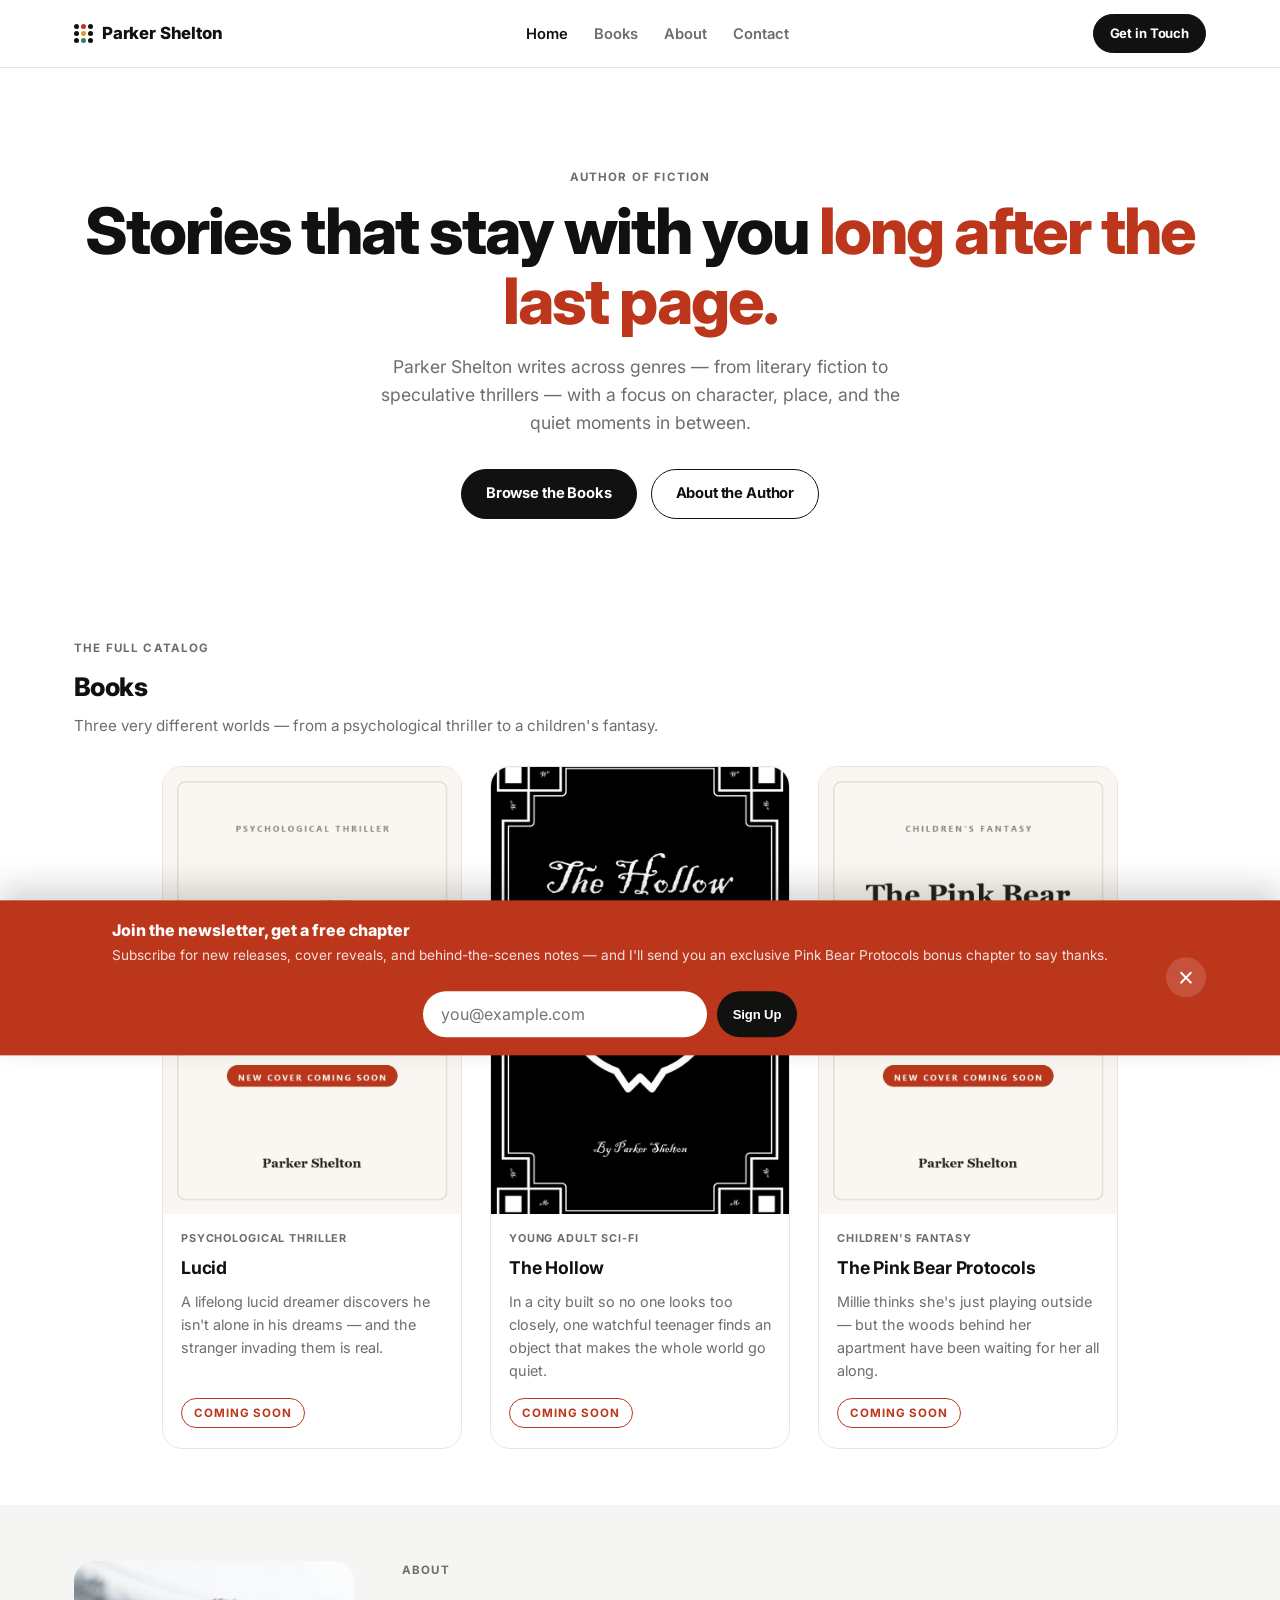
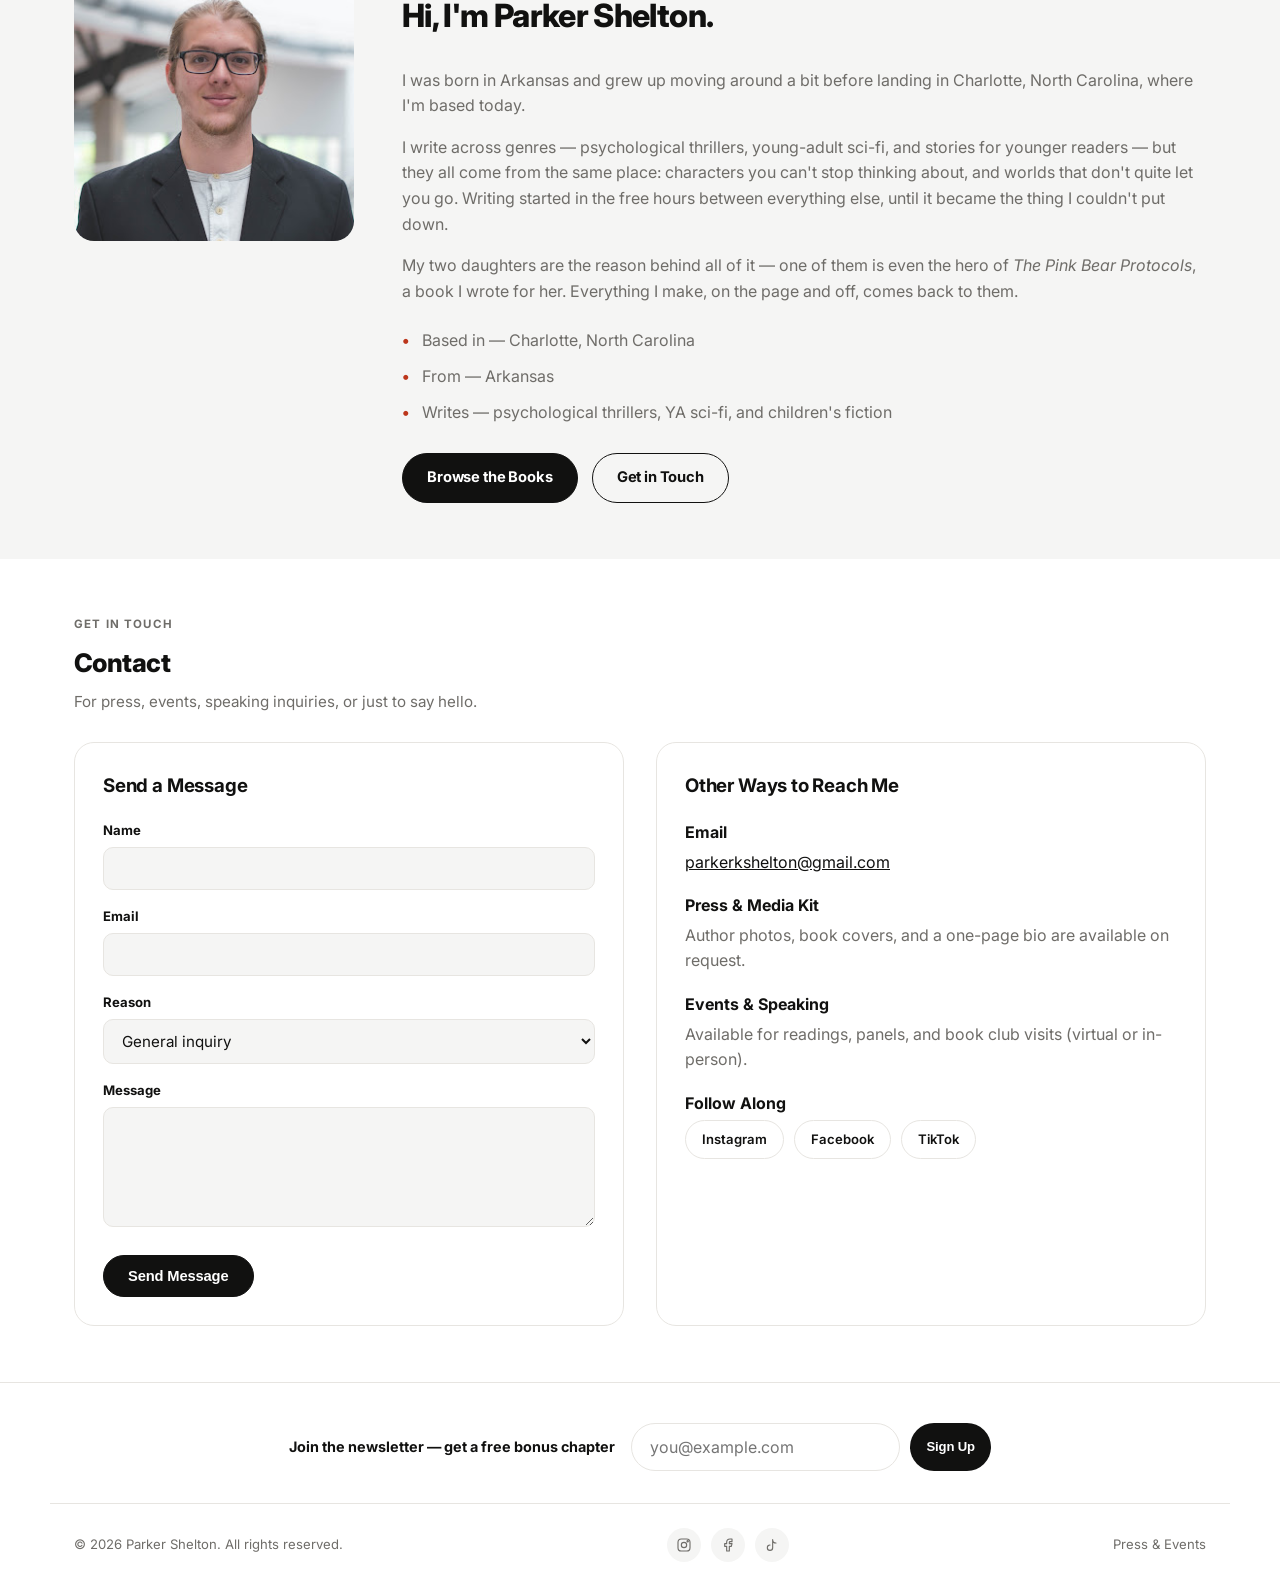
<file: index.html>
<!DOCTYPE html>
<html lang="en">
<head>
<meta charset="UTF-8" />
<meta name="viewport" content="width=device-width, initial-scale=1.0" />
<title>Parker Shelton | Author</title>
<meta name="description" content="Official site of author Parker Shelton. Browse the books, learn about the author, and get in touch." />

<!-- Favicon -->
<link rel="icon" href="favicon.svg" type="image/svg+xml" />
<link rel="icon" href="favicon-32.png" sizes="32x32" type="image/png" />
<link rel="apple-touch-icon" href="apple-touch-icon.png" />
<meta name="theme-color" content="#bc361b" />

<!-- Social share preview (Open Graph + Twitter). -->
<meta property="og:type" content="website" />
<meta property="og:title" content="Parker Shelton | Author" />
<meta property="og:description" content="Stories that stay with you long after the last page. Browse the books by author Parker Shelton." />
<meta property="og:url" content="https://parkersheltonbooks.com/" />
<meta property="og:image" content="https://parkersheltonbooks.com/images/og-image.jpg" />
<meta property="og:image:width" content="1200" />
<meta property="og:image:height" content="630" />
<meta name="twitter:card" content="summary_large_image" />
<meta name="twitter:title" content="Parker Shelton | Author" />
<meta name="twitter:description" content="Stories that stay with you long after the last page. Browse the books by author Parker Shelton." />
<meta name="twitter:image" content="https://parkersheltonbooks.com/images/og-image.jpg" />

<link rel="preconnect" href="https://fonts.googleapis.com" />
<link rel="preconnect" href="https://fonts.gstatic.com" crossorigin />
<link href="https://fonts.googleapis.com/css2?family=Inter:wght@400;500;600;700;800&display=swap" rel="stylesheet" />
<link rel="stylesheet" href="css/styles.css" />
</head>
<body>

<div class="scroll-progress" id="scroll-progress"></div>

<header class="site-header">
  <div class="wrap">
    <a href="#top" class="brand">
      <span class="logo-mark"><span></span><span></span><span></span><span></span><span></span><span></span><span></span><span></span><span></span></span>
      Parker Shelton
    </a>
    <button class="nav-toggle" aria-label="Toggle menu" aria-expanded="false">
      <span></span>
    </button>
    <nav class="main-nav">
      <ul>
        <li><a href="#top" class="active">Home</a></li>
        <li><a href="#books">Books</a></li>
        <li><a href="#about">About</a></li>
        <li><a href="#contact">Contact</a></li>
      </ul>
    </nav>
    <a href="#contact" class="btn btn-primary btn-small nav-cta">Get in Touch</a>
  </div>
</header>

<section id="top" class="hero">
  <div class="wrap">
    <span class="eyebrow">Author of fiction</span>
    <h1><span class="reveal-word">Stories</span> <span class="reveal-word">that</span> <span class="reveal-word">stay</span> <span class="reveal-word">with</span> <span class="reveal-word">you</span> <span class="accent reveal-word">long</span> <span class="accent reveal-word">after</span> <span class="accent reveal-word">the</span> <span class="accent reveal-word">last</span> <span class="accent reveal-word">page.</span></h1>
    <p class="lede">Parker Shelton writes across genres — from literary fiction to speculative thrillers — with a focus on character, place, and the quiet moments in between.</p>
    <div class="hero-actions">
      <a href="#books" class="btn btn-primary">Browse the Books</a>
      <a href="#about" class="btn btn-outline">About the Author</a>
    </div>
  </div>
</section>

<section id="books" class="section">
  <div class="wrap">
    <div class="section-head reveal">
      <span class="eyebrow">The Full Catalog</span>
      <h2>Books</h2>
      <p>Three very different worlds — from a psychological thriller to a children's fantasy.</p>
    </div>

    <div class="masonry">

      <article class="book-card reveal">
        <a href="books/lucid.html" class="book-cover" aria-label="View details for Lucid">
          <img src="images/lucid-placeholder.jpg" alt="Lucid — new cover coming soon" />
        </a>
        <div class="book-body">
          <span class="book-genre">Psychological Thriller</span>
          <h3><a href="books/lucid.html">Lucid</a></h3>
          <p class="book-blurb">A lifelong lucid dreamer discovers he isn't alone in his dreams — and the stranger invading them is real.</p>
          <div class="buy-links">
            <span class="coming-soon">Coming soon</span>
          </div>
        </div>
      </article>

      <article class="book-card reveal">
        <a href="books/the-hollow.html" class="book-cover" aria-label="View details for The Hollow">
          <img src="images/the-hollow.jpg" alt="The Hollow — book cover" />
        </a>
        <div class="book-body">
          <span class="book-genre">Young Adult Sci-Fi</span>
          <h3><a href="books/the-hollow.html">The Hollow</a></h3>
          <p class="book-blurb">In a city built so no one looks too closely, one watchful teenager finds an object that makes the whole world go quiet.</p>
          <div class="buy-links">
            <span class="coming-soon">Coming soon</span>
          </div>
        </div>
      </article>

      <article class="book-card reveal">
        <a href="books/the-pink-bear-protocols.html" class="book-cover" aria-label="View details for The Pink Bear Protocols">
          <img src="images/pbp-placeholder.jpg" alt="The Pink Bear Protocols — new cover coming soon" />
        </a>
        <div class="book-body">
          <span class="book-genre">Children's Fantasy</span>
          <h3><a href="books/the-pink-bear-protocols.html">The Pink Bear Protocols</a></h3>
          <p class="book-blurb">Millie thinks she's just playing outside — but the woods behind her apartment have been waiting for her all along.</p>
          <div class="buy-links">
            <span class="coming-soon">Coming soon</span>
          </div>
        </div>
      </article>

    </div>
  </div>
</section>

<section id="about" class="section section-alt">
  <div class="wrap about-layout">
    <img src="images/profile.jpg" alt="Portrait of Parker Shelton" class="author-photo reveal" />
    <div class="about-copy reveal">
      <span class="eyebrow">About</span>
      <h2>Hi, I'm Parker Shelton.</h2>
      <p>
        I was born in Arkansas and grew up moving around a bit before landing in Charlotte,
        North Carolina, where I'm based today.
      </p>
      <p>
        I write across genres — psychological thrillers, young-adult sci-fi, and stories for
        younger readers — but they all come from the same place: characters you can't stop
        thinking about, and worlds that don't quite let you go. Writing started in the free hours
        between everything else, until it became the thing I couldn't put down.
      </p>
      <p>
        My two daughters are the reason behind all of it — one of them is even the hero of
        <em>The Pink Bear Protocols</em>, a book I wrote for her. Everything I make, on the page
        and off, comes back to them.
      </p>
      <ul class="fact-list">
        <li>Based in — Charlotte, North Carolina</li>
        <li>From — Arkansas</li>
        <li>Writes — psychological thrillers, YA sci-fi, and children's fiction</li>
      </ul>
      <div class="hero-actions" style="justify-content: flex-start; margin-top: 28px;">
        <a href="#books" class="btn btn-primary">Browse the Books</a>
        <a href="#contact" class="btn btn-outline">Get in Touch</a>
      </div>
    </div>
  </div>
</section>

<section id="contact" class="section">
  <div class="wrap">
    <div class="section-head reveal">
      <span class="eyebrow">Get in Touch</span>
      <h2>Contact</h2>
      <p>For press, events, speaking inquiries, or just to say hello.</p>
    </div>

    <div class="contact-layout">
      <div class="contact-card reveal">
        <h3>Send a Message</h3>
        <form class="contact-form">
          <label for="name">Name</label>
          <input type="text" id="name" name="name" required />

          <label for="email">Email</label>
          <input type="email" id="email" name="email" required />

          <label for="reason">Reason</label>
          <select id="reason" name="reason">
            <option>General inquiry</option>
            <option>Press</option>
            <option>Event / Speaking</option>
            <option>Rights &amp; permissions</option>
            <option>Other</option>
          </select>

          <label for="message">Message</label>
          <textarea id="message" name="message" required></textarea>

          <button type="submit" class="btn btn-primary">Send Message</button>
          <p class="form-success" style="display:none; color:var(--color-accent); font-weight:700; margin-top:14px;">Thanks — message received. I'll get back to you soon.</p>
        </form>
      </div>

      <div class="contact-card reveal">
        <h3>Other Ways to Reach Me</h3>
        <div class="contact-meta">
          <div class="item">
            <h4>Email</h4>
            <p><a href="mailto:parkerkshelton@gmail.com">parkerkshelton@gmail.com</a></p>
          </div>
          <div class="item">
            <h4>Press &amp; Media Kit</h4>
            <p>Author photos, book covers, and a one-page bio are available on request.</p>
          </div>
          <div class="item">
            <h4>Events &amp; Speaking</h4>
            <p>Available for readings, panels, and book club visits (virtual or in-person).</p>
          </div>
          <div class="item">
            <h4>Follow Along</h4>
            <div class="social-row">
              <a href="https://www.instagram.com/parkersheltonbooks/" target="_blank" rel="noopener">Instagram</a>
              <a href="https://www.facebook.com/profile.php?id=61591836630625" target="_blank" rel="noopener">Facebook</a>
              <a href="https://www.tiktok.com/@parkersheltonbooks" target="_blank" rel="noopener">TikTok</a>
            </div>
          </div>
        </div>
      </div>
    </div>
  </div>
</section>

<footer class="site-footer">
  <div class="wrap footer-newsletter">
    <span>Join the newsletter — get a free bonus chapter</span>
    <form class="signup-form footer-signup-form">
      <input type="email" placeholder="you@example.com" required />
      <button type="submit" class="btn btn-primary btn-small">Sign Up</button>
      <p class="form-success"></p>
    </form>
  </div>
  <div class="wrap footer-meta">
    <span>&copy; 2026 Parker Shelton. All rights reserved.</span>
    <div class="footer-social">
      <a href="https://www.instagram.com/parkersheltonbooks/" class="footer-social-link" aria-label="Instagram" target="_blank" rel="noopener">
        <svg viewBox="0 0 24 24" fill="none" stroke="currentColor" stroke-width="1.7" stroke-linecap="round" stroke-linejoin="round"><rect x="3" y="3" width="18" height="18" rx="5"/><circle cx="12" cy="12" r="4"/><circle cx="17.5" cy="6.5" r="1"/></svg>
      </a>
      <a href="https://www.facebook.com/profile.php?id=61591836630625" class="footer-social-link" aria-label="Facebook" target="_blank" rel="noopener">
        <svg viewBox="0 0 24 24" fill="none" stroke="currentColor" stroke-width="1.7" stroke-linecap="round" stroke-linejoin="round"><path d="M7 10v4h3v7h4v-7h3l1 -4h-4v-2a1 1 0 0 1 1 -1h3v-4h-3a5 5 0 0 0 -5 5v2h-3"/></svg>
      </a>
      <a href="https://www.tiktok.com/@parkersheltonbooks" class="footer-social-link" aria-label="TikTok" target="_blank" rel="noopener">
        <svg viewBox="0 0 24 24" fill="none" stroke="currentColor" stroke-width="1.7" stroke-linecap="round" stroke-linejoin="round"><path d="M9 12a4 4 0 1 0 4 4v-12a5 5 0 0 0 5 5"/></svg>
      </a>
    </div>
    <span><a href="#contact">Press &amp; Events</a></span>
  </div>
</footer>

<div class="newsletter-banner" id="newsletter-banner">
  <div class="wrap newsletter-banner-inner">
    <div class="newsletter-banner-content">
      <div class="newsletter-banner-text">
        <strong>Join the newsletter, get a free chapter</strong>
        <span>Subscribe for new releases, cover reveals, and behind-the-scenes notes — and I'll send you an exclusive Pink Bear Protocols bonus chapter to say thanks.</span>
      </div>
      <form class="signup-form">
        <input type="email" placeholder="you@example.com" required />
        <button type="submit" class="btn btn-primary btn-small">Sign Up</button>
        <p class="form-success"></p>
      </form>
    </div>
    <button class="newsletter-banner-close" aria-label="Dismiss newsletter signup">&times;</button>
  </div>
</div>

<script src="js/main.js"></script>
</body>
</html>
</file>
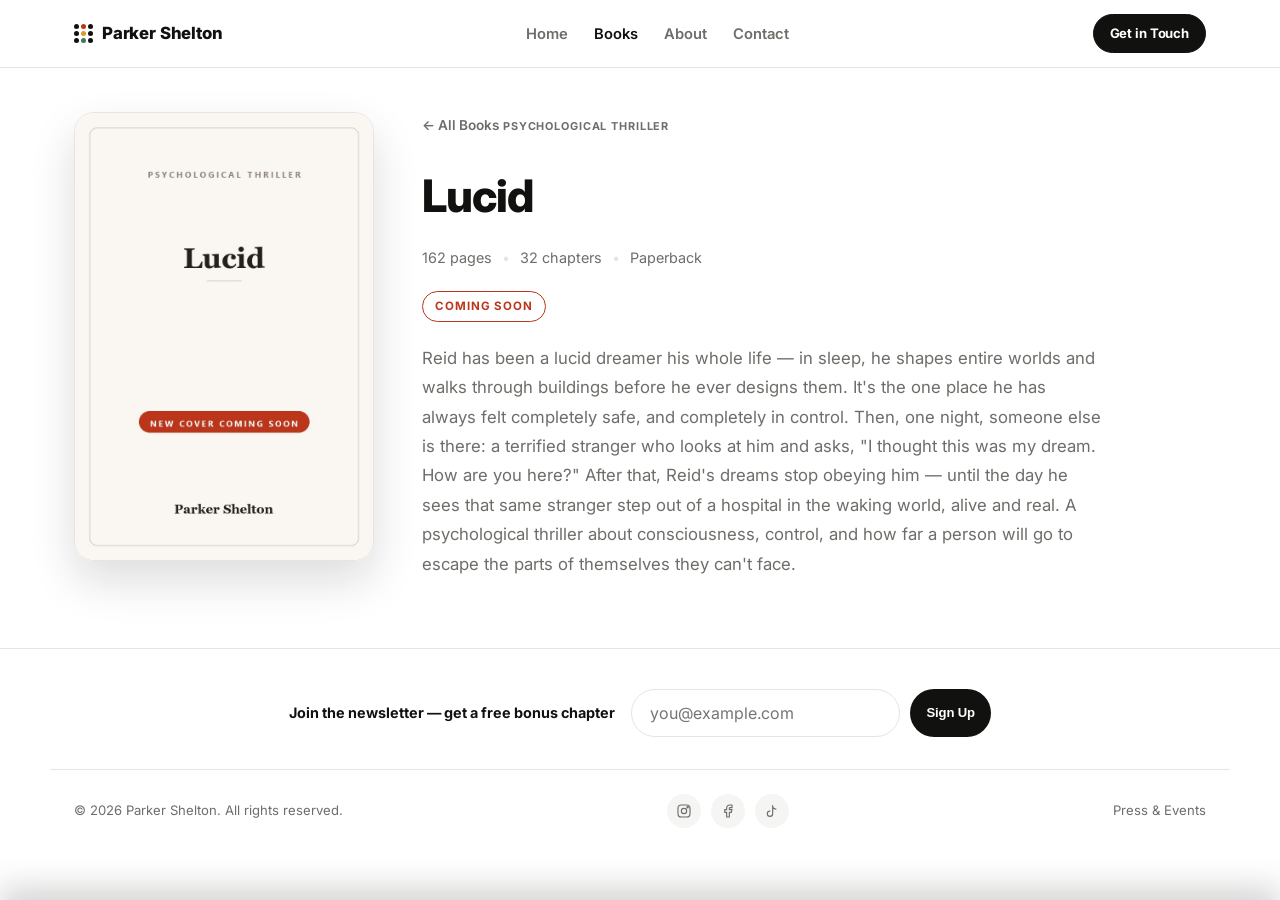
<file: books/lucid.html>
<!DOCTYPE html>
<html lang="en">
<head>
<meta charset="UTF-8" />
<meta name="viewport" content="width=device-width, initial-scale=1.0" />
<title>Lucid | Parker Shelton</title>
<meta name="description" content="Lucid — a psychological thriller by Parker Shelton. A lifelong lucid dreamer discovers he isn't alone in his dreams, and the stranger invading them is real." />

<link rel="icon" href="../favicon.svg" type="image/svg+xml" />
<link rel="icon" href="../favicon-32.png" sizes="32x32" type="image/png" />
<link rel="apple-touch-icon" href="../apple-touch-icon.png" />
<meta name="theme-color" content="#bc361b" />

<meta property="og:type" content="book" />
<meta property="og:title" content="Lucid | Parker Shelton" />
<meta property="og:description" content="A lifelong lucid dreamer discovers he isn't alone in his dreams — and the stranger invading them is real." />
<meta property="og:url" content="https://parkersheltonbooks.com/books/lucid.html" />
<meta property="og:image" content="https://parkersheltonbooks.com/images/lucid-placeholder.jpg" />
<meta name="twitter:card" content="summary_large_image" />
<meta name="twitter:title" content="Lucid | Parker Shelton" />
<meta name="twitter:description" content="A lifelong lucid dreamer discovers he isn't alone in his dreams — and the stranger invading them is real." />
<meta name="twitter:image" content="https://parkersheltonbooks.com/images/lucid-placeholder.jpg" />

<link rel="preconnect" href="https://fonts.googleapis.com" />
<link rel="preconnect" href="https://fonts.gstatic.com" crossorigin />
<link href="https://fonts.googleapis.com/css2?family=Inter:wght@400;500;600;700;800&display=swap" rel="stylesheet" />
<link rel="stylesheet" href="../css/styles.css" />
</head>
<body>

<div class="scroll-progress" id="scroll-progress"></div>

<header class="site-header">
  <div class="wrap">
    <a href="../index.html" class="brand">
      <span class="logo-mark"><span></span><span></span><span></span><span></span><span></span><span></span><span></span><span></span><span></span></span>
      Parker Shelton
    </a>
    <button class="nav-toggle" aria-label="Toggle menu" aria-expanded="false">
      <span></span>
    </button>
    <nav class="main-nav">
      <ul>
        <li><a href="../index.html#top">Home</a></li>
        <li><a href="../index.html#books" class="active">Books</a></li>
        <li><a href="../index.html#about">About</a></li>
        <li><a href="../index.html#contact">Contact</a></li>
      </ul>
    </nav>
    <a href="../index.html#contact" class="btn btn-primary btn-small nav-cta">Get in Touch</a>
  </div>
</header>

<main>
  <section class="section book-hero">
    <div class="wrap book-detail-layout">
      <div class="book-detail-cover reveal">
        <img src="../images/lucid-placeholder.jpg" alt="Lucid — new cover coming soon" />
      </div>
      <div class="book-detail-info reveal">
        <a href="../index.html#books" class="back-link">&larr; All Books</a>
        <span class="book-genre">Psychological Thriller</span>
        <h1>Lucid</h1>
        <ul class="book-stats">
          <li>162 pages</li>
          <li>32 chapters</li>
          <li>Paperback</li>
        </ul>
        <div class="buy-links">
          <span class="coming-soon">Coming soon</span>
        </div>
        <p class="book-detail-desc">Reid has been a lucid dreamer his whole life — in sleep, he shapes entire worlds and walks through buildings before he ever designs them. It's the one place he has always felt completely safe, and completely in control. Then, one night, someone else is there: a terrified stranger who looks at him and asks, "I thought this was my dream. How are you here?" After that, Reid's dreams stop obeying him — until the day he sees that same stranger step out of a hospital in the waking world, alive and real. A psychological thriller about consciousness, control, and how far a person will go to escape the parts of themselves they can't face.</p>
      </div>
    </div>
  </section>

  <!-- PRAISE / REVIEWS — uncomment and add real quotes when you have them:
  <section class="section section-alt">
    <div class="wrap">
      <div class="section-head reveal"><span class="eyebrow">Praise</span><h2>What readers are saying</h2></div>
      <blockquote class="book-quote reveal"><p>"A quote about the book."</p><cite>— Reviewer, Publication</cite></blockquote>
    </div>
  </section>
  -->

  <!-- BEHIND THE SCENES — uncomment and add content when you're ready:
  <section class="section">
    <div class="wrap">
      <div class="section-head reveal"><span class="eyebrow">Behind the Scenes</span><h2>The story behind Lucid</h2></div>
      <p class="book-detail-desc">Notes, inspiration, deleted scenes…</p>
    </div>
  </section>
  -->
</main>

<footer class="site-footer">
  <div class="wrap footer-newsletter">
    <span>Join the newsletter — get a free bonus chapter</span>
    <form class="signup-form footer-signup-form">
      <input type="email" placeholder="you@example.com" required />
      <button type="submit" class="btn btn-primary btn-small">Sign Up</button>
      <p class="form-success"></p>
    </form>
  </div>
  <div class="wrap footer-meta">
    <span>&copy; 2026 Parker Shelton. All rights reserved.</span>
    <div class="footer-social">
      <a href="https://www.instagram.com/parkersheltonbooks/" class="footer-social-link" aria-label="Instagram" target="_blank" rel="noopener">
        <svg viewBox="0 0 24 24" fill="none" stroke="currentColor" stroke-width="1.7" stroke-linecap="round" stroke-linejoin="round"><rect x="3" y="3" width="18" height="18" rx="5"/><circle cx="12" cy="12" r="4"/><circle cx="17.5" cy="6.5" r="1"/></svg>
      </a>
      <a href="https://www.facebook.com/profile.php?id=61591836630625" class="footer-social-link" aria-label="Facebook" target="_blank" rel="noopener">
        <svg viewBox="0 0 24 24" fill="none" stroke="currentColor" stroke-width="1.7" stroke-linecap="round" stroke-linejoin="round"><path d="M7 10v4h3v7h4v-7h3l1 -4h-4v-2a1 1 0 0 1 1 -1h3v-4h-3a5 5 0 0 0 -5 5v2h-3"/></svg>
      </a>
      <a href="https://www.tiktok.com/@parkersheltonbooks" class="footer-social-link" aria-label="TikTok" target="_blank" rel="noopener">
        <svg viewBox="0 0 24 24" fill="none" stroke="currentColor" stroke-width="1.7" stroke-linecap="round" stroke-linejoin="round"><path d="M9 12a4 4 0 1 0 4 4v-12a5 5 0 0 0 5 5"/></svg>
      </a>
    </div>
    <span><a href="../index.html#contact">Press &amp; Events</a></span>
  </div>
</footer>

<div class="newsletter-banner" id="newsletter-banner">
  <div class="wrap newsletter-banner-inner">
    <div class="newsletter-banner-content">
      <div class="newsletter-banner-text">
        <strong>Join the newsletter, get a free chapter</strong>
        <span>Subscribe for new releases, cover reveals, and behind-the-scenes notes — and I'll send you an exclusive Pink Bear Protocols bonus chapter to say thanks.</span>
      </div>
      <form class="signup-form">
        <input type="email" placeholder="you@example.com" required />
        <button type="submit" class="btn btn-primary btn-small">Sign Up</button>
        <p class="form-success"></p>
      </form>
    </div>
    <button class="newsletter-banner-close" aria-label="Dismiss newsletter signup">&times;</button>
  </div>
</div>

<script src="../js/main.js"></script>
</body>
</html>
</file>
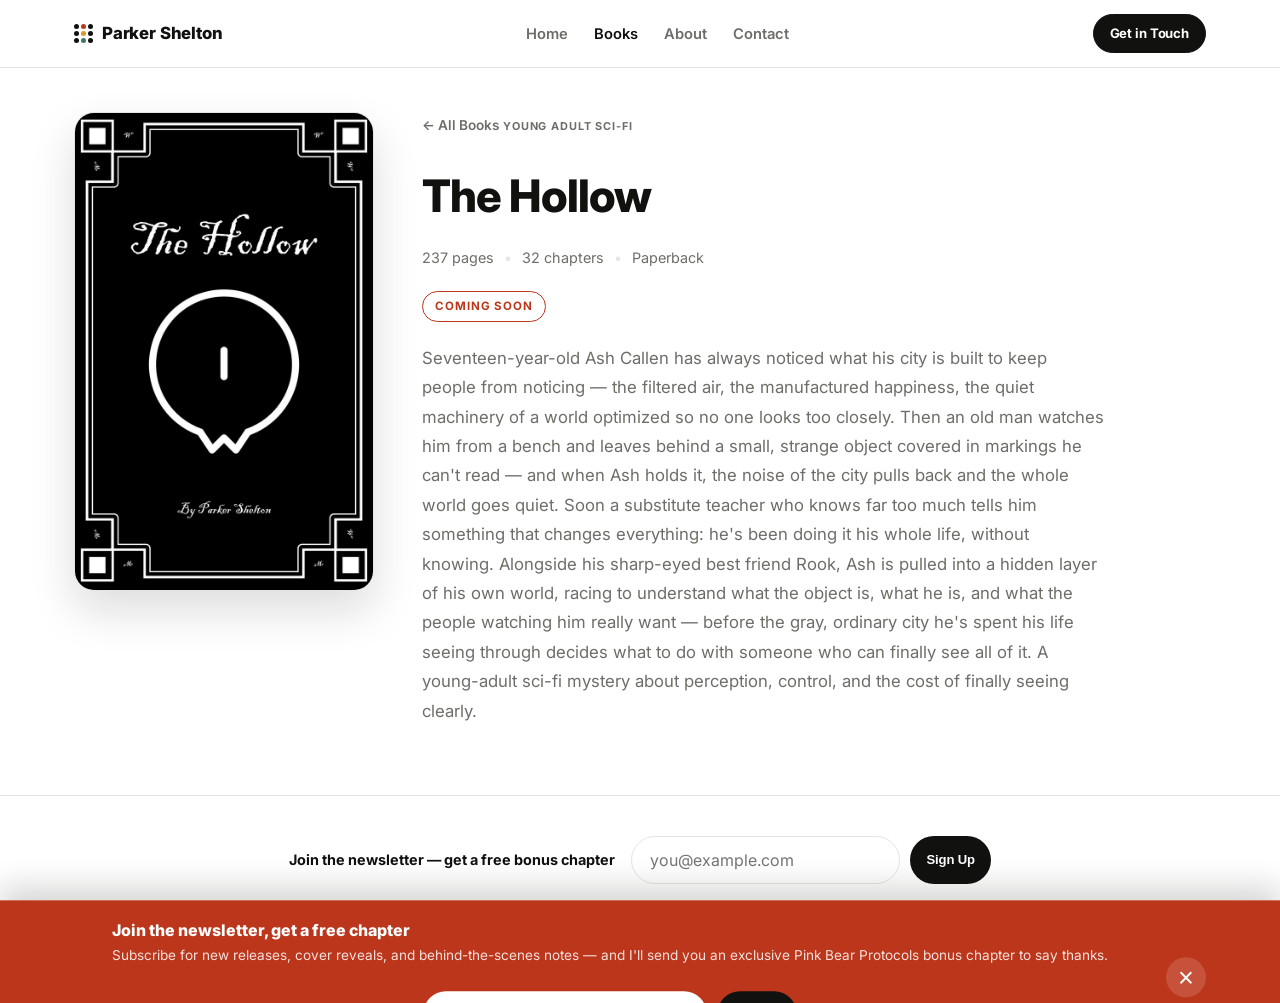
<file: books/the-hollow.html>
<!DOCTYPE html>
<html lang="en">
<head>
<meta charset="UTF-8" />
<meta name="viewport" content="width=device-width, initial-scale=1.0" />
<title>The Hollow | Parker Shelton</title>
<meta name="description" content="The Hollow — a young-adult sci-fi mystery by Parker Shelton. In a city built so no one looks too closely, one watchful teenager finds an object that makes the whole world go quiet." />

<link rel="icon" href="../favicon.svg" type="image/svg+xml" />
<link rel="icon" href="../favicon-32.png" sizes="32x32" type="image/png" />
<link rel="apple-touch-icon" href="../apple-touch-icon.png" />
<meta name="theme-color" content="#bc361b" />

<meta property="og:type" content="book" />
<meta property="og:title" content="The Hollow | Parker Shelton" />
<meta property="og:description" content="In a city built so no one looks too closely, one watchful teenager finds an object that makes the whole world go quiet." />
<meta property="og:url" content="https://parkersheltonbooks.com/books/the-hollow.html" />
<meta property="og:image" content="https://parkersheltonbooks.com/images/the-hollow.jpg" />
<meta name="twitter:card" content="summary_large_image" />
<meta name="twitter:title" content="The Hollow | Parker Shelton" />
<meta name="twitter:description" content="In a city built so no one looks too closely, one watchful teenager finds an object that makes the whole world go quiet." />
<meta name="twitter:image" content="https://parkersheltonbooks.com/images/the-hollow.jpg" />

<link rel="preconnect" href="https://fonts.googleapis.com" />
<link rel="preconnect" href="https://fonts.gstatic.com" crossorigin />
<link href="https://fonts.googleapis.com/css2?family=Inter:wght@400;500;600;700;800&display=swap" rel="stylesheet" />
<link rel="stylesheet" href="../css/styles.css" />
</head>
<body>

<div class="scroll-progress" id="scroll-progress"></div>

<header class="site-header">
  <div class="wrap">
    <a href="../index.html" class="brand">
      <span class="logo-mark"><span></span><span></span><span></span><span></span><span></span><span></span><span></span><span></span><span></span></span>
      Parker Shelton
    </a>
    <button class="nav-toggle" aria-label="Toggle menu" aria-expanded="false">
      <span></span>
    </button>
    <nav class="main-nav">
      <ul>
        <li><a href="../index.html#top">Home</a></li>
        <li><a href="../index.html#books" class="active">Books</a></li>
        <li><a href="../index.html#about">About</a></li>
        <li><a href="../index.html#contact">Contact</a></li>
      </ul>
    </nav>
    <a href="../index.html#contact" class="btn btn-primary btn-small nav-cta">Get in Touch</a>
  </div>
</header>

<main>
  <section class="section book-hero">
    <div class="wrap book-detail-layout">
      <div class="book-detail-cover reveal">
        <img src="../images/the-hollow.jpg" alt="The Hollow — book cover" />
      </div>
      <div class="book-detail-info reveal">
        <a href="../index.html#books" class="back-link">&larr; All Books</a>
        <span class="book-genre">Young Adult Sci-Fi</span>
        <h1>The Hollow</h1>
        <ul class="book-stats">
          <li>237 pages</li>
          <li>32 chapters</li>
          <li>Paperback</li>
        </ul>
        <div class="buy-links">
          <span class="coming-soon">Coming soon</span>
        </div>
        <p class="book-detail-desc">Seventeen-year-old Ash Callen has always noticed what his city is built to keep people from noticing — the filtered air, the manufactured happiness, the quiet machinery of a world optimized so no one looks too closely. Then an old man watches him from a bench and leaves behind a small, strange object covered in markings he can't read — and when Ash holds it, the noise of the city pulls back and the whole world goes quiet. Soon a substitute teacher who knows far too much tells him something that changes everything: he's been doing it his whole life, without knowing. Alongside his sharp-eyed best friend Rook, Ash is pulled into a hidden layer of his own world, racing to understand what the object is, what he is, and what the people watching him really want — before the gray, ordinary city he's spent his life seeing through decides what to do with someone who can finally see all of it. A young-adult sci-fi mystery about perception, control, and the cost of finally seeing clearly.</p>
      </div>
    </div>
  </section>

  <!-- PRAISE / REVIEWS — uncomment and add real quotes when you have them:
  <section class="section section-alt">
    <div class="wrap">
      <div class="section-head reveal"><span class="eyebrow">Praise</span><h2>What readers are saying</h2></div>
      <blockquote class="book-quote reveal"><p>"A quote about the book."</p><cite>— Reviewer, Publication</cite></blockquote>
    </div>
  </section>
  -->

  <!-- BEHIND THE SCENES — uncomment and add content when you're ready:
  <section class="section">
    <div class="wrap">
      <div class="section-head reveal"><span class="eyebrow">Behind the Scenes</span><h2>The story behind The Hollow</h2></div>
      <p class="book-detail-desc">Notes, inspiration, deleted scenes…</p>
    </div>
  </section>
  -->
</main>

<footer class="site-footer">
  <div class="wrap footer-newsletter">
    <span>Join the newsletter — get a free bonus chapter</span>
    <form class="signup-form footer-signup-form">
      <input type="email" placeholder="you@example.com" required />
      <button type="submit" class="btn btn-primary btn-small">Sign Up</button>
      <p class="form-success"></p>
    </form>
  </div>
  <div class="wrap footer-meta">
    <span>&copy; 2026 Parker Shelton. All rights reserved.</span>
    <div class="footer-social">
      <a href="https://www.instagram.com/parkersheltonbooks/" class="footer-social-link" aria-label="Instagram" target="_blank" rel="noopener">
        <svg viewBox="0 0 24 24" fill="none" stroke="currentColor" stroke-width="1.7" stroke-linecap="round" stroke-linejoin="round"><rect x="3" y="3" width="18" height="18" rx="5"/><circle cx="12" cy="12" r="4"/><circle cx="17.5" cy="6.5" r="1"/></svg>
      </a>
      <a href="https://www.facebook.com/profile.php?id=61591836630625" class="footer-social-link" aria-label="Facebook" target="_blank" rel="noopener">
        <svg viewBox="0 0 24 24" fill="none" stroke="currentColor" stroke-width="1.7" stroke-linecap="round" stroke-linejoin="round"><path d="M7 10v4h3v7h4v-7h3l1 -4h-4v-2a1 1 0 0 1 1 -1h3v-4h-3a5 5 0 0 0 -5 5v2h-3"/></svg>
      </a>
      <a href="https://www.tiktok.com/@parkersheltonbooks" class="footer-social-link" aria-label="TikTok" target="_blank" rel="noopener">
        <svg viewBox="0 0 24 24" fill="none" stroke="currentColor" stroke-width="1.7" stroke-linecap="round" stroke-linejoin="round"><path d="M9 12a4 4 0 1 0 4 4v-12a5 5 0 0 0 5 5"/></svg>
      </a>
    </div>
    <span><a href="../index.html#contact">Press &amp; Events</a></span>
  </div>
</footer>

<div class="newsletter-banner" id="newsletter-banner">
  <div class="wrap newsletter-banner-inner">
    <div class="newsletter-banner-content">
      <div class="newsletter-banner-text">
        <strong>Join the newsletter, get a free chapter</strong>
        <span>Subscribe for new releases, cover reveals, and behind-the-scenes notes — and I'll send you an exclusive Pink Bear Protocols bonus chapter to say thanks.</span>
      </div>
      <form class="signup-form">
        <input type="email" placeholder="you@example.com" required />
        <button type="submit" class="btn btn-primary btn-small">Sign Up</button>
        <p class="form-success"></p>
      </form>
    </div>
    <button class="newsletter-banner-close" aria-label="Dismiss newsletter signup">&times;</button>
  </div>
</div>

<script src="../js/main.js"></script>
</body>
</html>
</file>
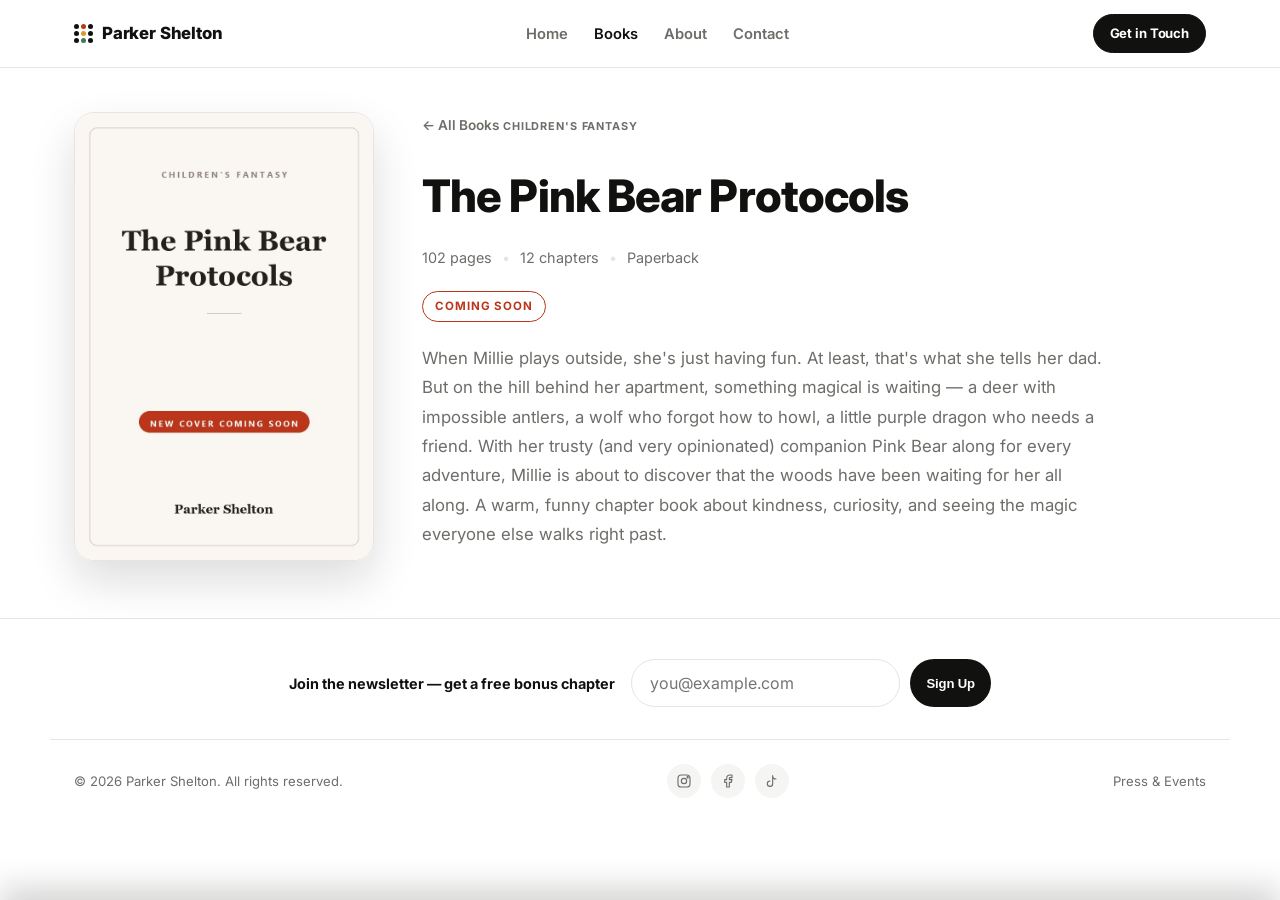
<file: books/the-pink-bear-protocols.html>
<!DOCTYPE html>
<html lang="en">
<head>
<meta charset="UTF-8" />
<meta name="viewport" content="width=device-width, initial-scale=1.0" />
<title>The Pink Bear Protocols | Parker Shelton</title>
<meta name="description" content="The Pink Bear Protocols — a children's fantasy chapter book by Parker Shelton. Millie and her wry stuffed companion Pink Bear help the magical creatures in the woods behind her apartment." />

<link rel="icon" href="../favicon.svg" type="image/svg+xml" />
<link rel="icon" href="../favicon-32.png" sizes="32x32" type="image/png" />
<link rel="apple-touch-icon" href="../apple-touch-icon.png" />
<meta name="theme-color" content="#bc361b" />

<meta property="og:type" content="book" />
<meta property="og:title" content="The Pink Bear Protocols | Parker Shelton" />
<meta property="og:description" content="Millie thinks she's just playing outside — but the woods behind her apartment have been waiting for her all along." />
<meta property="og:url" content="https://parkersheltonbooks.com/books/the-pink-bear-protocols.html" />
<meta property="og:image" content="https://parkersheltonbooks.com/images/pbp-placeholder.jpg" />
<meta name="twitter:card" content="summary_large_image" />
<meta name="twitter:title" content="The Pink Bear Protocols | Parker Shelton" />
<meta name="twitter:description" content="Millie thinks she's just playing outside — but the woods behind her apartment have been waiting for her all along." />
<meta name="twitter:image" content="https://parkersheltonbooks.com/images/pbp-placeholder.jpg" />

<link rel="preconnect" href="https://fonts.googleapis.com" />
<link rel="preconnect" href="https://fonts.gstatic.com" crossorigin />
<link href="https://fonts.googleapis.com/css2?family=Inter:wght@400;500;600;700;800&display=swap" rel="stylesheet" />
<link rel="stylesheet" href="../css/styles.css" />
</head>
<body>

<div class="scroll-progress" id="scroll-progress"></div>

<header class="site-header">
  <div class="wrap">
    <a href="../index.html" class="brand">
      <span class="logo-mark"><span></span><span></span><span></span><span></span><span></span><span></span><span></span><span></span><span></span></span>
      Parker Shelton
    </a>
    <button class="nav-toggle" aria-label="Toggle menu" aria-expanded="false">
      <span></span>
    </button>
    <nav class="main-nav">
      <ul>
        <li><a href="../index.html#top">Home</a></li>
        <li><a href="../index.html#books" class="active">Books</a></li>
        <li><a href="../index.html#about">About</a></li>
        <li><a href="../index.html#contact">Contact</a></li>
      </ul>
    </nav>
    <a href="../index.html#contact" class="btn btn-primary btn-small nav-cta">Get in Touch</a>
  </div>
</header>

<main>
  <section class="section book-hero">
    <div class="wrap book-detail-layout">
      <div class="book-detail-cover reveal">
        <img src="../images/pbp-placeholder.jpg" alt="The Pink Bear Protocols — new cover coming soon" />
      </div>
      <div class="book-detail-info reveal">
        <a href="../index.html#books" class="back-link">&larr; All Books</a>
        <span class="book-genre">Children's Fantasy</span>
        <h1>The Pink Bear Protocols</h1>
        <ul class="book-stats">
          <li>102 pages</li>
          <li>12 chapters</li>
          <li>Paperback</li>
        </ul>
        <div class="buy-links">
          <span class="coming-soon">Coming soon</span>
        </div>
        <p class="book-detail-desc">When Millie plays outside, she's just having fun. At least, that's what she tells her dad. But on the hill behind her apartment, something magical is waiting — a deer with impossible antlers, a wolf who forgot how to howl, a little purple dragon who needs a friend. With her trusty (and very opinionated) companion Pink Bear along for every adventure, Millie is about to discover that the woods have been waiting for her all along. A warm, funny chapter book about kindness, curiosity, and seeing the magic everyone else walks right past.</p>
      </div>
    </div>
  </section>

  <!-- PRAISE / REVIEWS — uncomment and add real quotes when you have them:
  <section class="section section-alt">
    <div class="wrap">
      <div class="section-head reveal"><span class="eyebrow">Praise</span><h2>What readers are saying</h2></div>
      <blockquote class="book-quote reveal"><p>"A quote about the book."</p><cite>— Reviewer, Publication</cite></blockquote>
    </div>
  </section>
  -->

  <!-- BEHIND THE SCENES — uncomment and add content when you're ready:
  <section class="section">
    <div class="wrap">
      <div class="section-head reveal"><span class="eyebrow">Behind the Scenes</span><h2>The story behind The Pink Bear Protocols</h2></div>
      <p class="book-detail-desc">Notes, inspiration, deleted scenes…</p>
    </div>
  </section>
  -->
</main>

<footer class="site-footer">
  <div class="wrap footer-newsletter">
    <span>Join the newsletter — get a free bonus chapter</span>
    <form class="signup-form footer-signup-form">
      <input type="email" placeholder="you@example.com" required />
      <button type="submit" class="btn btn-primary btn-small">Sign Up</button>
      <p class="form-success"></p>
    </form>
  </div>
  <div class="wrap footer-meta">
    <span>&copy; 2026 Parker Shelton. All rights reserved.</span>
    <div class="footer-social">
      <a href="https://www.instagram.com/parkersheltonbooks/" class="footer-social-link" aria-label="Instagram" target="_blank" rel="noopener">
        <svg viewBox="0 0 24 24" fill="none" stroke="currentColor" stroke-width="1.7" stroke-linecap="round" stroke-linejoin="round"><rect x="3" y="3" width="18" height="18" rx="5"/><circle cx="12" cy="12" r="4"/><circle cx="17.5" cy="6.5" r="1"/></svg>
      </a>
      <a href="https://www.facebook.com/profile.php?id=61591836630625" class="footer-social-link" aria-label="Facebook" target="_blank" rel="noopener">
        <svg viewBox="0 0 24 24" fill="none" stroke="currentColor" stroke-width="1.7" stroke-linecap="round" stroke-linejoin="round"><path d="M7 10v4h3v7h4v-7h3l1 -4h-4v-2a1 1 0 0 1 1 -1h3v-4h-3a5 5 0 0 0 -5 5v2h-3"/></svg>
      </a>
      <a href="https://www.tiktok.com/@parkersheltonbooks" class="footer-social-link" aria-label="TikTok" target="_blank" rel="noopener">
        <svg viewBox="0 0 24 24" fill="none" stroke="currentColor" stroke-width="1.7" stroke-linecap="round" stroke-linejoin="round"><path d="M9 12a4 4 0 1 0 4 4v-12a5 5 0 0 0 5 5"/></svg>
      </a>
    </div>
    <span><a href="../index.html#contact">Press &amp; Events</a></span>
  </div>
</footer>

<div class="newsletter-banner" id="newsletter-banner">
  <div class="wrap newsletter-banner-inner">
    <div class="newsletter-banner-content">
      <div class="newsletter-banner-text">
        <strong>Join the newsletter, get a free chapter</strong>
        <span>Subscribe for new releases, cover reveals, and behind-the-scenes notes — and I'll send you an exclusive Pink Bear Protocols bonus chapter to say thanks.</span>
      </div>
      <form class="signup-form">
        <input type="email" placeholder="you@example.com" required />
        <button type="submit" class="btn btn-primary btn-small">Sign Up</button>
        <p class="form-success"></p>
      </form>
    </div>
    <button class="newsletter-banner-close" aria-label="Dismiss newsletter signup">&times;</button>
  </div>
</div>

<script src="../js/main.js"></script>
</body>
</html>
</file>
<file: css/styles.css>
:root {
  --color-bg: #ffffff;
  --color-bg-alt: #f5f5f4;
  --color-ink: #111110;
  --color-ink-soft: #6f6d69;
  --color-accent: #bc361b;
  --color-accent-soft: #e2c4bc;
  --color-border: #e7e5e1;
  --radius-lg: 20px;
  --radius-md: 14px;
  --font-sans: "Inter", -apple-system, BlinkMacSystemFont, "Segoe UI", Helvetica, Arial, sans-serif;
  --max-width: 1180px;
}

* {
  box-sizing: border-box;
}

html {
  scroll-behavior: smooth;
}

body {
  margin: 0;
  background: var(--color-bg);
  color: var(--color-ink);
  font-family: var(--font-sans);
  line-height: 1.6;
  -webkit-font-smoothing: antialiased;
}

img {
  max-width: 100%;
  display: block;
}

a {
  color: var(--color-ink);
}

.wrap {
  max-width: var(--max-width);
  margin: 0 auto;
  padding: 0 24px;
}

/* Scroll progress bar */
.scroll-progress {
  position: fixed;
  top: 0;
  left: 0;
  width: 0%;
  height: 3px;
  background: var(--color-accent);
  z-index: 100;
}

/* Scroll reveal */
@media (prefers-reduced-motion: no-preference) {
  .reveal {
    opacity: 0;
    transform: translateY(24px);
    transition: opacity 0.6s ease, transform 0.6s ease;
  }

  .reveal.revealed {
    opacity: 1;
    transform: translateY(0);
  }
}

/* Header */
.site-header {
  position: sticky;
  top: 0;
  z-index: 20;
  background: rgba(255, 255, 255, 0.88);
  backdrop-filter: blur(8px);
  border-bottom: 1px solid var(--color-border);
}

.site-header .wrap {
  display: flex;
  align-items: center;
  justify-content: space-between;
  padding-top: 14px;
  padding-bottom: 14px;
  gap: 20px;
}

.brand {
  display: inline-flex;
  align-items: center;
  gap: 9px;
  font-size: 1.05rem;
  font-weight: 800;
  letter-spacing: -0.01em;
  text-decoration: none;
  color: var(--color-ink);
}

.logo-mark {
  display: grid;
  grid-template-columns: repeat(3, 5px);
  grid-template-rows: repeat(3, 5px);
  gap: 2px;
  flex-shrink: 0;
}

.logo-mark span {
  width: 5px;
  height: 5px;
  border-radius: 50%;
  background: var(--color-ink);
}

.logo-mark span:nth-child(2) {
  background: var(--color-accent);
}

.logo-mark span:nth-child(5) {
  background: #d99a2b;
}

.logo-mark span:nth-child(8) {
  background: #3f7a5c;
}

.nav-toggle {
  display: none;
  background: none;
  border: 1px solid var(--color-border);
  border-radius: 8px;
  padding: 8px 10px;
  cursor: pointer;
}

.nav-toggle span,
.nav-toggle span::before,
.nav-toggle span::after {
  display: block;
  width: 20px;
  height: 2px;
  background: var(--color-ink);
  position: relative;
  transition: 0.2s;
}

.nav-toggle span::before {
  content: "";
  position: absolute;
  top: -6px;
}

.nav-toggle span::after {
  content: "";
  position: absolute;
  top: 6px;
}

.main-nav ul {
  list-style: none;
  display: flex;
  align-items: center;
  gap: 26px;
  margin: 0;
  padding: 0;
}

.main-nav a {
  text-decoration: none;
  color: var(--color-ink-soft);
  font-size: 0.92rem;
  font-weight: 600;
  transition: color 0.15s;
}

.main-nav a:hover,
.main-nav a.active {
  color: var(--color-ink);
}

.nav-cta {
  display: inline-flex;
}

/* Buttons */
.btn {
  display: inline-block;
  padding: 12px 24px;
  border-radius: 999px;
  font-weight: 700;
  text-decoration: none;
  font-size: 0.92rem;
  letter-spacing: -0.01em;
  border: 1.5px solid var(--color-ink);
  transition: transform 0.15s, background 0.15s, color 0.15s, opacity 0.15s;
}

.btn-primary {
  background: var(--color-ink);
  color: var(--color-bg);
}

.btn-primary:hover {
  opacity: 0.8;
  transform: translateY(-1px);
}

.btn-outline {
  background: transparent;
  color: var(--color-ink);
}

.btn-outline:hover {
  background: var(--color-ink);
  color: var(--color-bg);
  transform: translateY(-1px);
}

.btn-small {
  padding: 8px 16px;
  font-size: 0.82rem;
}

/* Hero */
#top,
#books,
#about,
#contact {
  scroll-margin-top: 88px;
}

.hero {
  padding: 100px 0 64px;
  text-align: center;
}

.hero h1 {
  font-family: var(--font-sans);
  font-weight: 800;
  letter-spacing: -0.03em;
  font-size: clamp(2.4rem, 6vw, 4rem);
  margin: 0 0 18px;
  line-height: 1.08;
}

.hero .accent {
  color: var(--color-accent);
}

@media (prefers-reduced-motion: no-preference) {
  .hero h1 .reveal-word {
    display: inline-block;
    opacity: 0;
    transform: translateY(18px);
    animation: word-in 0.5s ease forwards;
  }

  .hero h1 .reveal-word:nth-child(1) { animation-delay: 0.05s; }
  .hero h1 .reveal-word:nth-child(2) { animation-delay: 0.1s; }
  .hero h1 .reveal-word:nth-child(3) { animation-delay: 0.15s; }
  .hero h1 .reveal-word:nth-child(4) { animation-delay: 0.2s; }
  .hero h1 .reveal-word:nth-child(5) { animation-delay: 0.25s; }
  .hero h1 .reveal-word:nth-child(6) { animation-delay: 0.3s; }
  .hero h1 .reveal-word:nth-child(7) { animation-delay: 0.35s; }
  .hero h1 .reveal-word:nth-child(8) { animation-delay: 0.4s; }
  .hero h1 .reveal-word:nth-child(9) { animation-delay: 0.45s; }
  .hero h1 .reveal-word:nth-child(10) { animation-delay: 0.5s; }
}

@keyframes word-in {
  to {
    opacity: 1;
    transform: translateY(0);
  }
}

.hero p.lede {
  max-width: 540px;
  margin: 0 auto 32px;
  color: var(--color-ink-soft);
  font-size: 1.1rem;
}

.hero-actions {
  display: flex;
  gap: 14px;
  justify-content: center;
  flex-wrap: wrap;
}

/* Section headings */
.section {
  padding: 56px 0;
}

.section-alt {
  background: var(--color-bg-alt);
}

.section-head {
  max-width: 620px;
  margin: 0 0 28px;
  text-align: left;
}

.section-head-row {
  display: flex;
  align-items: flex-end;
  justify-content: space-between;
  gap: 20px;
  margin-bottom: 28px;
}

.section-head-row .section-head {
  margin-bottom: 0;
}

.section-head h2 {
  font-weight: 800;
  letter-spacing: -0.02em;
  font-size: 1.6rem;
  margin: 0 0 6px;
}

.section-head p {
  color: var(--color-ink-soft);
  margin: 0;
  font-size: 0.95rem;
}

.eyebrow {
  display: block;
  text-transform: uppercase;
  letter-spacing: 0.1em;
  font-size: 0.72rem;
  font-weight: 700;
  color: var(--color-ink-soft);
  margin-bottom: 10px;
}

.hero .eyebrow {
  text-align: center;
}

/* Filter tabs */
.filter-tabs {
  display: flex;
  gap: 8px;
  flex-wrap: wrap;
  margin-bottom: 32px;
}

.filter-tab {
  border: 1px solid var(--color-border);
  background: var(--color-bg);
  color: var(--color-ink-soft);
  font-size: 0.85rem;
  font-weight: 600;
  padding: 9px 16px;
  border-radius: 999px;
  cursor: pointer;
  transition: background 0.15s, color 0.15s, border-color 0.15s;
}

.filter-tab:hover {
  color: var(--color-ink);
  border-color: var(--color-ink);
}

.filter-tab.active {
  background: var(--color-ink);
  color: var(--color-bg);
  border-color: var(--color-ink);
}

/* Book grid + masonry */
.masonry {
  display: flex;
  flex-wrap: wrap;
  justify-content: center;
  gap: 28px;
}

.masonry .book-card {
  flex: 1 1 260px;
  max-width: 300px;
}

.book-card {
  background: var(--color-bg);
  border: 1px solid var(--color-border);
  border-radius: var(--radius-lg);
  overflow: hidden;
  display: flex;
  flex-direction: column;
  transition: transform 0.18s, box-shadow 0.18s;
}

.book-card:hover {
  transform: translateY(-3px);
  box-shadow: 0 16px 32px rgba(17, 17, 16, 0.1);
}

.book-cover {
  display: block;
  aspect-ratio: 2 / 3;
  width: 100%;
  position: relative;
  overflow: hidden;
  cursor: pointer;
  transition: transform 0.4s ease;
}

.book-cover img {
  width: 100%;
  height: 100%;
  object-fit: cover;
  display: block;
}

.book-card:hover .book-cover {
  transform: scale(1.06) rotate(-1deg);
}

.book-cover::after {
  content: "View Details";
  position: absolute;
  bottom: 14px;
  left: 50%;
  transform: translate(-50%, 8px);
  background: rgba(255, 255, 255, 0.92);
  color: var(--color-ink);
  font-size: 0.7rem;
  font-weight: 700;
  padding: 7px 14px;
  border-radius: 999px;
  opacity: 0;
  transition: opacity 0.25s ease, transform 0.25s ease;
  pointer-events: none;
}

.book-card:hover .book-cover::after {
  opacity: 1;
  transform: translate(-50%, 0);
}

.book-body {
  padding: 16px 18px 20px;
  display: flex;
  flex-direction: column;
  flex: 1;
}

.book-genre {
  text-transform: uppercase;
  font-size: 0.68rem;
  letter-spacing: 0.08em;
  font-weight: 700;
  color: var(--color-ink-soft);
  margin-bottom: 6px;
}

.book-body h3 {
  font-weight: 700;
  letter-spacing: -0.01em;
  margin: 0 0 8px;
  font-size: 1.1rem;
}

.book-body h3 a {
  color: inherit;
  text-decoration: none;
}

.book-body h3 a:hover {
  color: var(--color-accent);
}

.book-blurb {
  color: var(--color-ink-soft);
  font-size: 0.9rem;
  margin: 0 0 16px;
  flex: 1;
}

.buy-links {
  display: flex;
  flex-wrap: wrap;
  gap: 8px;
}

.buy-links a {
  font-size: 0.8rem;
  text-decoration: none;
  border: 1px solid var(--color-border);
  padding: 6px 12px;
  border-radius: 999px;
  color: var(--color-ink);
  font-weight: 600;
}

.buy-links a:hover {
  border-color: var(--color-ink);
  background: var(--color-ink);
  color: var(--color-bg);
}

.coming-soon {
  display: inline-block;
  font-size: 0.72rem;
  font-weight: 700;
  letter-spacing: 0.08em;
  text-transform: uppercase;
  color: var(--color-accent);
  border: 1px solid var(--color-accent);
  padding: 5px 12px;
  border-radius: 999px;
}

/* About */
.about-layout {
  display: grid;
  grid-template-columns: 280px 1fr;
  gap: 48px;
  align-items: start;
}

.author-photo {
  aspect-ratio: 1;
  width: 100%;
  border-radius: var(--radius-lg);
  object-fit: cover;
  background: linear-gradient(135deg, var(--color-accent), var(--color-accent-soft));
}

.about-copy h2 {
  font-weight: 800;
  letter-spacing: -0.02em;
  font-size: 2rem;
  margin-top: 0;
}

.about-copy p {
  color: var(--color-ink-soft);
}

.fact-list {
  list-style: none;
  padding: 0;
  margin: 24px 0 0;
  display: grid;
  gap: 10px;
}

.fact-list li {
  padding-left: 20px;
  position: relative;
  color: var(--color-ink-soft);
}

.fact-list li::before {
  content: "\2022";
  color: var(--color-accent);
  position: absolute;
  left: 0;
  font-weight: 700;
}

/* Newsletter banner */
.newsletter-banner {
  position: fixed;
  left: 0;
  right: 0;
  bottom: 0;
  z-index: 50;
  background: var(--color-accent);
  color: #fff;
  padding: 18px 0;
  transform: translateY(100%);
  transition: transform 0.4s ease;
  box-shadow: 0 -12px 30px rgba(17, 17, 16, 0.18);
}

.newsletter-banner.visible {
  transform: translateY(0);
}

.newsletter-banner-inner {
  display: flex;
  align-items: center;
  gap: 20px;
}

.newsletter-banner-content {
  flex: 1;
  display: flex;
  align-items: center;
  justify-content: center;
  gap: 24px;
  flex-wrap: wrap;
}

.newsletter-banner-text {
  display: flex;
  flex-direction: column;
  gap: 2px;
  text-align: left;
}

.newsletter-banner-text strong {
  font-size: 1rem;
  font-weight: 800;
}

.newsletter-banner-text span {
  font-size: 0.85rem;
  color: rgba(255, 255, 255, 0.85);
}

.newsletter-banner .signup-form {
  margin: 0;
  max-width: none;
}

.newsletter-banner-close {
  flex-shrink: 0;
  width: 40px;
  height: 40px;
  display: flex;
  align-items: center;
  justify-content: center;
  border-radius: 50%;
  background: rgba(255, 255, 255, 0.14);
  border: none;
  color: #fff;
  font-size: 1.7rem;
  line-height: 1;
  cursor: pointer;
  transition: background 0.15s;
}

.newsletter-banner-close:hover {
  background: rgba(255, 255, 255, 0.26);
}

.signup-form {
  display: flex;
  gap: 10px;
  justify-content: center;
  flex-wrap: wrap;
  max-width: 420px;
  margin: 0 auto;
}

.signup-form input[type="email"] {
  flex: 1;
  min-width: 220px;
  padding: 13px 18px;
  border-radius: 999px;
  border: none;
  font-size: 1rem;
  font-family: var(--font-sans);
  background: #fff;
  color: var(--color-ink);
}

.signup-form button {
  border: none;
  cursor: pointer;
  background: var(--color-ink);
  color: #fff;
}

.form-success {
  flex-basis: 100%;
  margin-top: 14px;
  font-size: 0.9rem;
  font-weight: 700;
  color: #fff;
  display: none;
}

/* Contact */
.contact-layout {
  display: grid;
  grid-template-columns: 1fr 1fr;
  gap: 32px;
}

.contact-card {
  background: var(--color-bg);
  border: 1px solid var(--color-border);
  border-radius: var(--radius-lg);
  padding: 28px;
}

.contact-card h3 {
  font-weight: 700;
  letter-spacing: -0.01em;
  margin-top: 0;
}

.contact-form label {
  display: block;
  font-weight: 700;
  font-size: 0.82rem;
  margin: 16px 0 6px;
}

.contact-form label:first-child {
  margin-top: 0;
}

.contact-form input,
.contact-form select,
.contact-form textarea {
  width: 100%;
  padding: 11px 14px;
  border-radius: 10px;
  border: 1px solid var(--color-border);
  font-family: var(--font-sans);
  font-size: 0.95rem;
  background: var(--color-bg-alt);
  color: var(--color-ink);
}

.contact-form textarea {
  min-height: 120px;
  resize: vertical;
}

.contact-form button {
  margin-top: 20px;
}

.contact-meta {
  display: grid;
  gap: 18px;
}

.contact-meta .item h4 {
  margin: 0 0 4px;
  font-weight: 700;
}

.contact-meta .item p {
  margin: 0;
  color: var(--color-ink-soft);
}

.social-row {
  display: flex;
  gap: 10px;
  margin-top: 4px;
}

.social-row a {
  text-decoration: none;
  border: 1px solid var(--color-border);
  border-radius: 999px;
  padding: 8px 16px;
  font-size: 0.82rem;
  font-weight: 600;
  color: var(--color-ink);
}

.social-row a:hover {
  border-color: var(--color-ink);
  background: var(--color-ink);
  color: var(--color-bg);
}

/* Footer */
.site-footer {
  border-top: 1px solid var(--color-border);
  padding: 40px 0 28px;
  text-align: center;
  color: var(--color-ink-soft);
  font-size: 0.82rem;
}

.site-footer a {
  color: var(--color-ink-soft);
  text-decoration: none;
}

.site-footer a:hover {
  color: var(--color-ink);
}

.footer-newsletter {
  display: flex;
  align-items: center;
  justify-content: center;
  gap: 16px;
  flex-wrap: wrap;
  padding-bottom: 32px;
  margin-bottom: 24px;
  border-bottom: 1px solid var(--color-border);
}

.footer-newsletter span {
  font-weight: 700;
  color: var(--color-ink);
  font-size: 0.9rem;
}

.footer-signup-form {
  max-width: 360px;
  margin: 0;
}

.footer-signup-form .form-success {
  color: var(--color-accent);
}

.footer-signup-form input[type="email"] {
  border: 1px solid var(--color-border);
}

.footer-meta {
  display: flex;
  justify-content: space-between;
  align-items: center;
  flex-wrap: wrap;
  gap: 12px;
}

.footer-social {
  display: flex;
  align-items: center;
  gap: 10px;
}

.footer-social-link {
  display: flex;
  align-items: center;
  justify-content: center;
  width: 34px;
  height: 34px;
  border-radius: 50%;
  background: var(--color-bg-alt);
  color: var(--color-ink-soft);
  transition: color 0.15s, background 0.15s;
}

.footer-social-link:hover {
  color: var(--color-ink);
  background: var(--color-border);
}

.footer-social-link svg {
  width: 16px;
  height: 16px;
}

/* Book detail page */
.book-hero {
  padding: 44px 0 52px;
}

.book-detail-layout {
  display: grid;
  grid-template-columns: 300px 1fr;
  gap: 48px;
  align-items: start;
}

.book-detail-cover {
  border-radius: var(--radius-lg);
  overflow: hidden;
  border: 1px solid var(--color-border);
  box-shadow: 0 20px 45px rgba(17, 17, 16, 0.14);
}

.book-detail-cover img {
  width: 100%;
  display: block;
}

.back-link {
  display: inline-block;
  font-size: 0.85rem;
  font-weight: 600;
  color: var(--color-ink-soft);
  text-decoration: none;
  margin-bottom: 18px;
}

.back-link:hover {
  color: var(--color-ink);
}

.book-detail-info h1 {
  font-weight: 800;
  letter-spacing: -0.02em;
  font-size: clamp(2rem, 4vw, 2.8rem);
  margin: 6px 0 14px;
}

.book-detail-info .buy-links {
  margin: 22px 0;
}

.book-detail-desc {
  color: var(--color-ink-soft);
  font-size: 1.05rem;
  line-height: 1.75;
  max-width: 62ch;
}

.book-stats {
  display: flex;
  flex-wrap: wrap;
  gap: 4px 0;
  list-style: none;
  padding: 0;
  margin: 0;
  font-size: 0.9rem;
  color: var(--color-ink-soft);
}

.book-stats li:not(:last-child)::after {
  content: "\2022";
  margin: 0 10px;
  color: var(--color-border);
}

/* Reviews / praise blocks on book pages */
.book-quote {
  border-left: 3px solid var(--color-accent);
  padding: 4px 0 4px 20px;
  margin: 0 0 22px;
  max-width: 62ch;
}

.book-quote p {
  font-size: 1.1rem;
  font-weight: 600;
  letter-spacing: -0.01em;
  margin: 0;
}

.book-quote cite {
  display: block;
  margin-top: 8px;
  font-style: normal;
  font-size: 0.82rem;
  font-weight: 600;
  color: var(--color-ink-soft);
}

/* Responsive */
@media (max-width: 760px) {
  .nav-toggle {
    display: inline-flex;
    align-items: center;
    justify-content: center;
  }

  .main-nav {
    display: none;
    width: 100%;
    order: 3;
  }

  .main-nav.open {
    display: block;
  }

  .main-nav ul {
    flex-direction: column;
    align-items: flex-start;
    gap: 0;
    padding: 12px 0 4px;
  }

  .main-nav a {
    display: block;
    padding: 12px 0;
    border-bottom: 1px solid var(--color-border);
    width: 100%;
  }

  .nav-cta {
    display: none;
  }

  .site-header .wrap {
    flex-wrap: wrap;
  }

  .about-layout,
  .contact-layout {
    grid-template-columns: 1fr;
  }

  .book-detail-layout {
    grid-template-columns: 1fr;
    gap: 28px;
  }

  .book-detail-cover {
    max-width: 240px;
  }

  .newsletter-banner-content {
    flex-direction: column;
    align-items: stretch;
  }

  .newsletter-banner-text {
    text-align: center;
    align-items: center;
  }

  .author-photo {
    max-width: 220px;
    margin: 0 auto;
  }

  .masonry .book-card {
    max-width: 100%;
  }

  .section-head {
    flex-direction: column;
    align-items: flex-start;
  }
}
</file>
